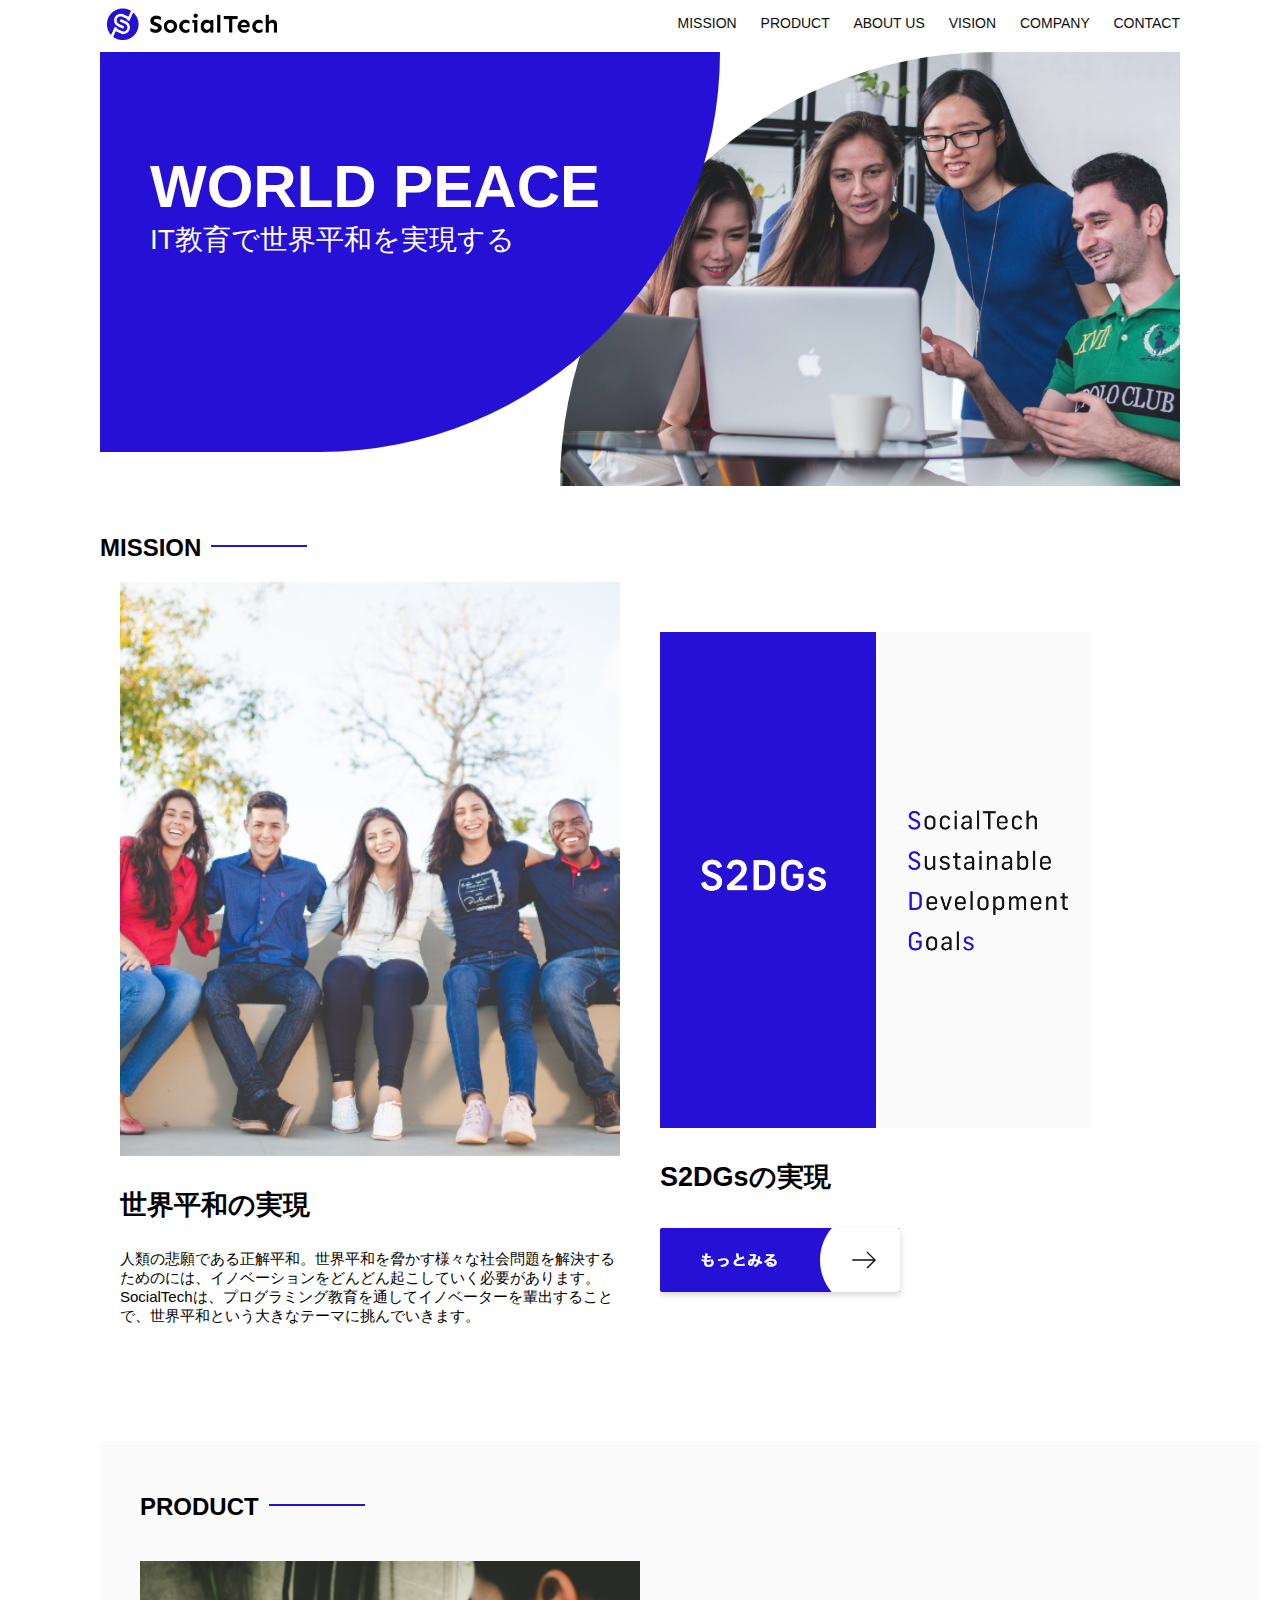
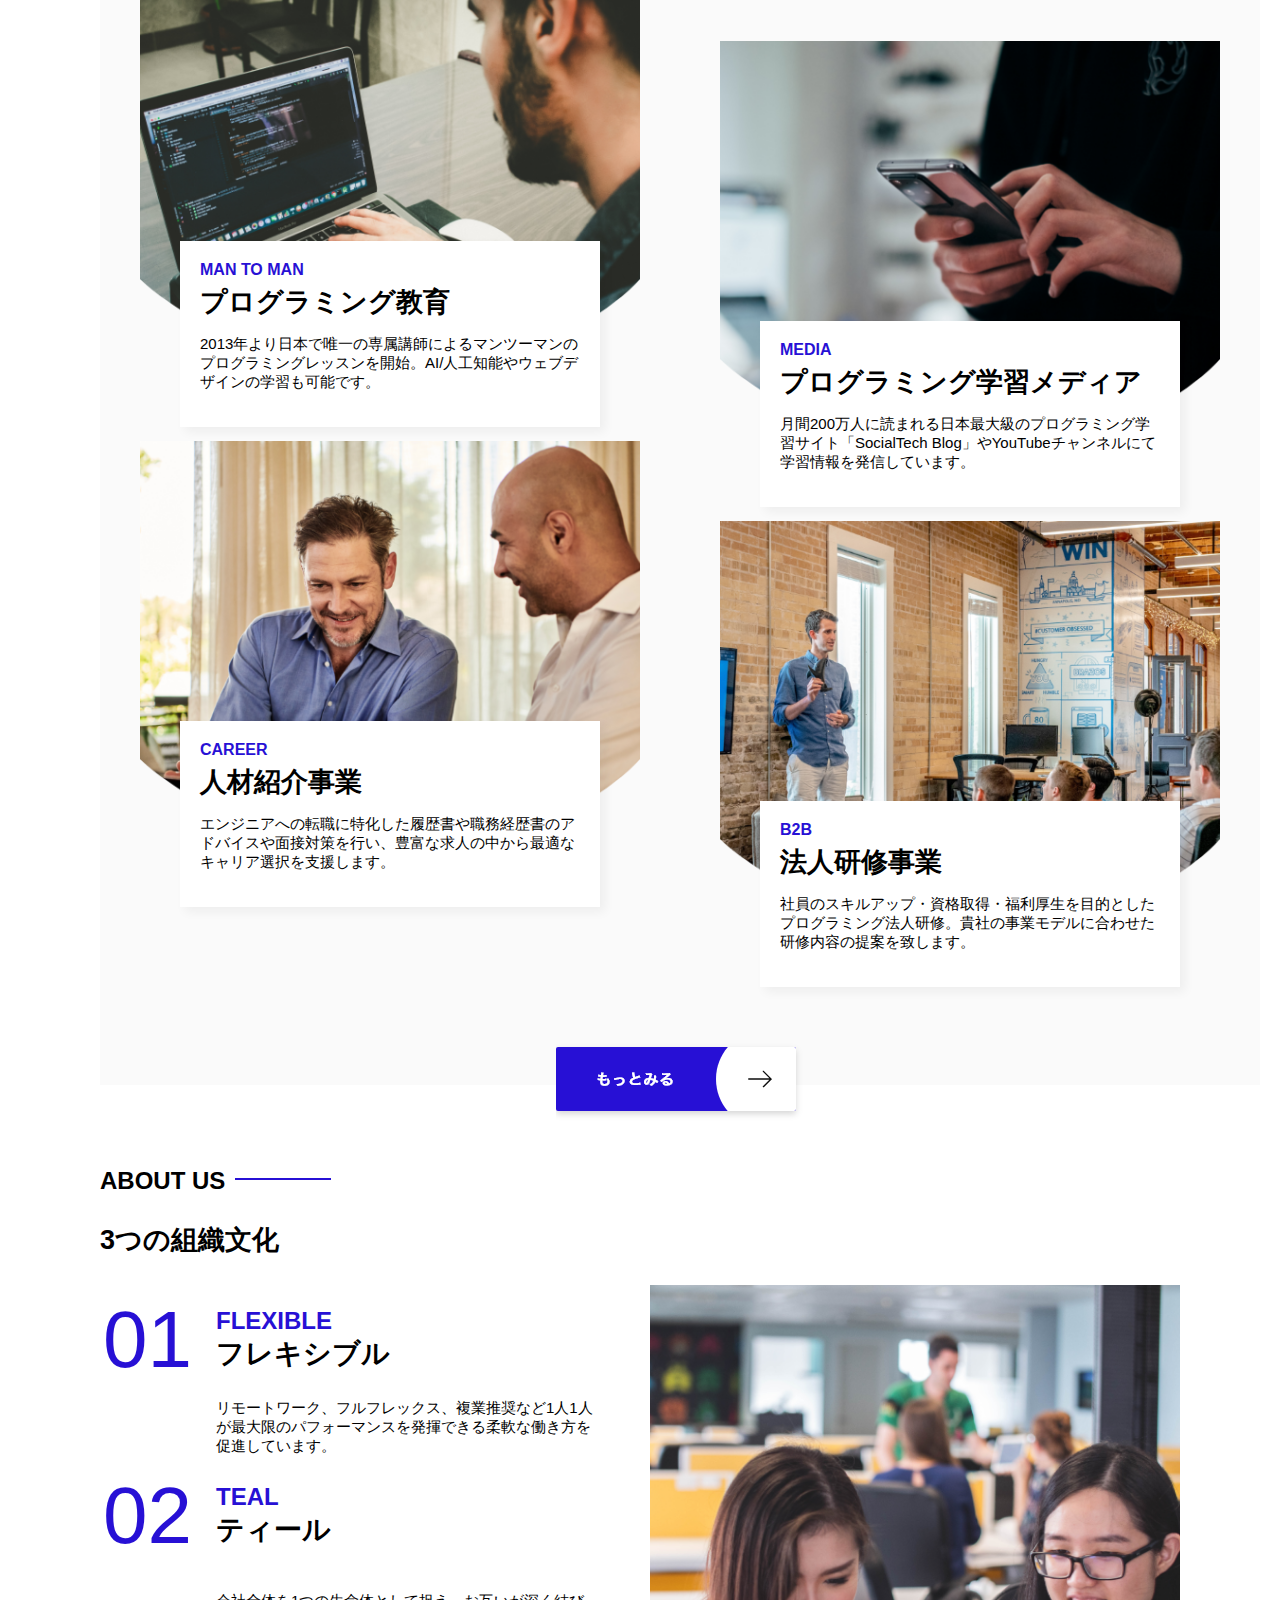
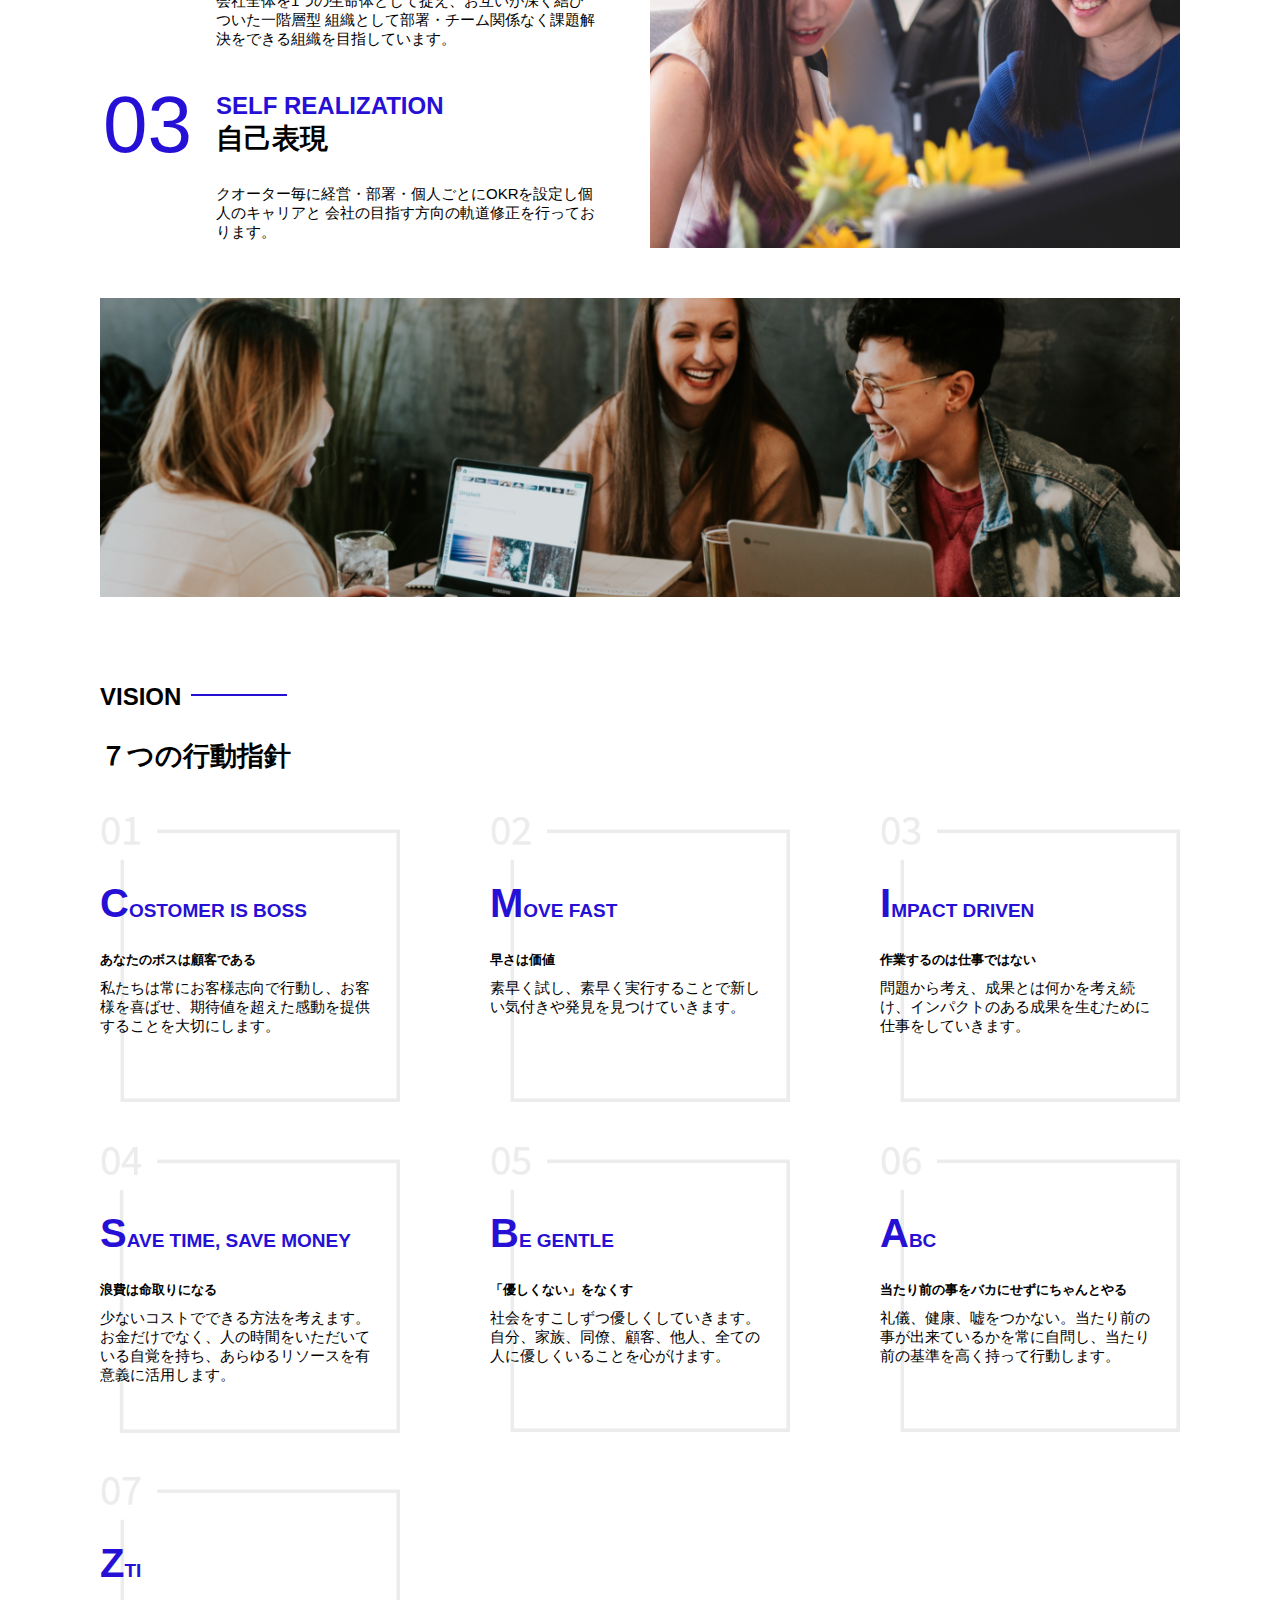
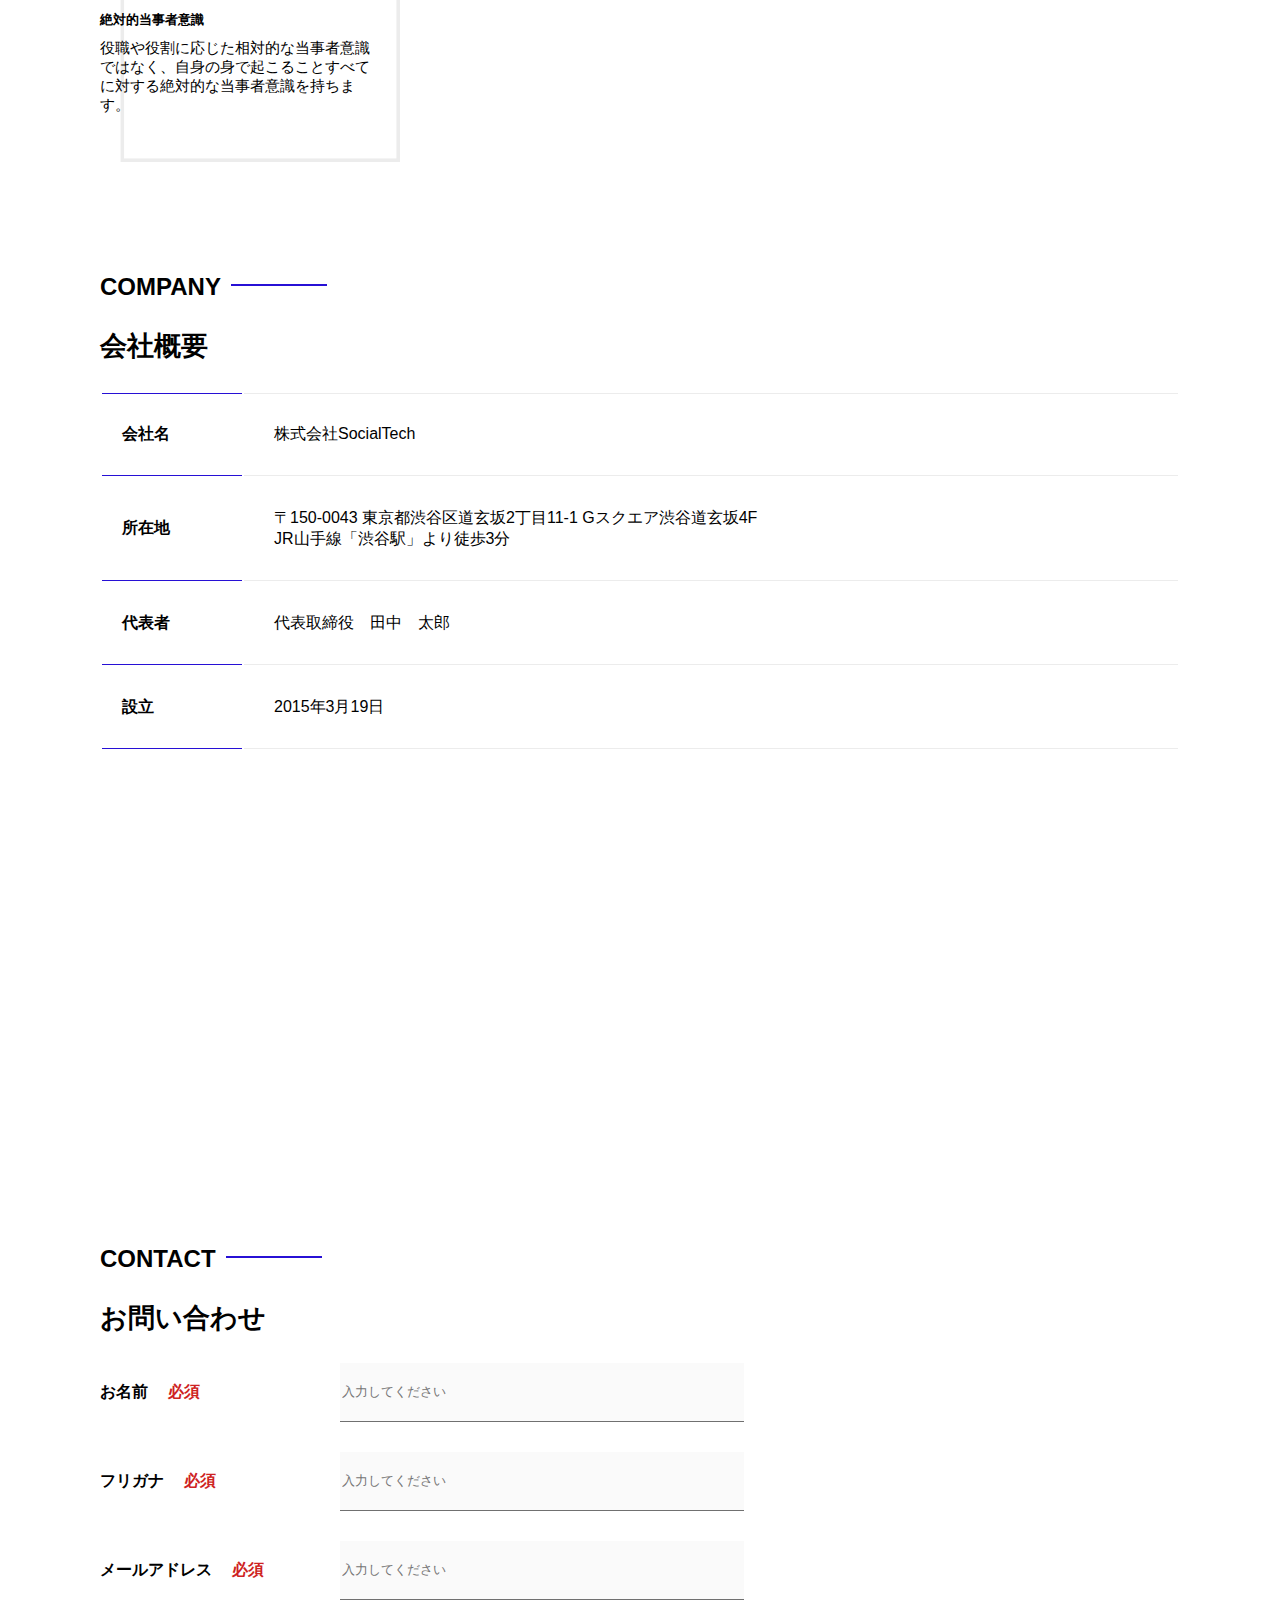
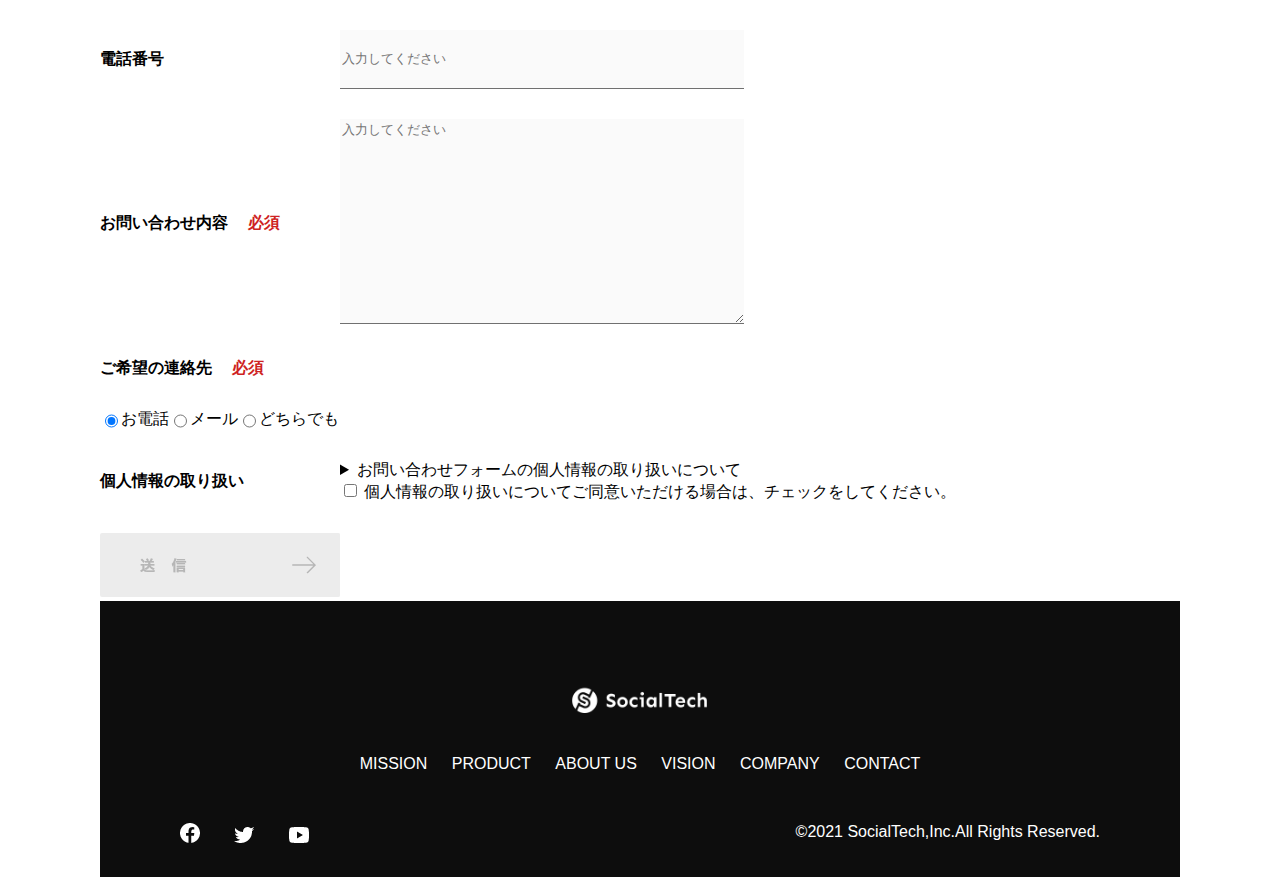
<file: index.html>
<!DOCTYPE html>
<html>
    <head>
        <title>SocialTech</title>
        <meta charset="utf-8">
        <meta name="description"content="AocialTech業界のリーディ">
        <meta name="viewport"content="width=device-width,initial-scale=1.0">
        <meta name="twitter:card" content="summary" />
        <meta name="twitter:site" content="@luonte" />
        <meta property="og:url" content="https://luonte.github.io/socialtech/" />
        <meta property="og:title" content="ページのタイトル" />
        <meta property="og:description" content="ページの説明文" />
        <meta property="og:image" content="https://luonte.github.io/socialtech/URL/images/Logo.png" />
        <link rel="stylesheet"href="style.css">
    </head>
    <body>
        <!--ヘッダー-->
        <header>
            <!--ロゴ-->
            <a href="index.html"id="logo"><img src="images/logo.png"alt="トップページに戻る"></a>
            <!--PC用ナビゲーション-->
            <nav id="nav-pc">
            <a href="mission.html">MISSION</a>
            <a href="product.html">PRODUCT</a>
            <a href="index.html#aboutus">ABOUT US</a>
            <a href="index.html#vision">VISION</a>
            <a href="index.html#company">COMPANY</a>
            <a href="index.html#contact">CONTACT</a>
            </nav>
            <!-- スマホ用メニューボタン -->
            <img id="menu-sp" src="images/button-menu.png" alt="ナビゲーションを開く" onclick="document.getElementById('nav-sp').style.display='block'">
            <!-- スマホ用ナビゲーション -->
            <nav id="nav-sp">
              <img id="close" src="images/button-close.png" alt="ナビゲーションを閉じる" onclick="document.getElementById('nav-sp').style.display='block'">
              <a id="logo-sp" href="index.html" onclick="document.getElementById('nav-sp').style.display = 'none'"><img
                src="images/logo-sp.png" alt="トップページに戻る"></a>
              <a class="menu" href="mission.html" onclick="document.getElementById('nav-sp').style.display = 'none'">MISSION</a>
              <a class="menu" href="product.html" onclick="document.getElementById('nav-sp').style.display = 'none'">PRODUCT</a>
              <a class="menu" href="index.html#aboutus" onclick="document.getElementById('nav-sp').style.display = 'none'">ABOUT
              US</a>
              <a class="menu" href="index.html#vision"
              onclick="document.getElementById('nav-sp').style.display = 'none'">VISION</a>
              <a class="menu" href="index.html#company"
              onclick="document.getElementById('nav-sp').style.display = 'none'">COMPANY</a>
              <a class="menu" href="index.html#contact"
              onclick="document.getElementById('nav-sp').style.display = 'none'">CONTACT</a>
              <div id="sns">
                <a href="https://www.facebook.com/sejuku2013"><img src="images/button-facebook.png" alt="Facebookのリンク"></a>
                <a href="https://twitter.com/samuraijuku"><img src="images/button-twitter.png" alt="Twitterのリンク"></a>
                <a href="https://www.youtube.com/channel/UCCFOQO5aDK0xXam4cUQXT8g"><img src="images/button-youtube.png" alt="YouTubeのリンク"></a>
            </div>
            </nav>
        </header>
        <main>
            <article>
                <!--メインビジュアル-->
                <section id="main-visual">
                    <div id="main-message">
                        <h1>WORLD PEACE</h1>
                        <P>IT教育で世界平和を実現する</P>
                    </div>
                    <img src="images/index/index-main.png"alt="PCの周りに集まる多国籍の仲間たち">
                </section>
                <!--ミッション-->
                <section id="mission">
                    <h2 class="index-h2">MISSION</h2>
                    <div id="mission-flex">
                    <div>
                        <img id="mission-photo" src="images/index/index-mission.png" alt="屋外のベンチで写真を撮影する多国籍の仲間たち">
                        <h3>世界平和の実現</h3>
                        <p>
                            人類の悲願である正解平和。世界平和を脅かす様々な社会問題を解決するためのには、イノベーションをどんどん起こしていく必要があります。SocialTechは、プログラミング教育を通してイノベーターを輩出することで、世界平和という大きなテーマに挑んでいきます。
                        </p>
                     </div>
                     <div>
                        <img id="s2dgs" src="images/index/s2dgs.png" alt="S2DGs">
                        <h3>S2DGsの実現</h3>
                        <a href="mission.html">
                           <img src="images/button-more.png" alt="もっとみる">
                        </a>
                     </div>
                   </div>
                 </section>
                 <!--プロダクト-->
                 <section id="product">
                    <h2 class="index-h2">PRODUCT</h2>
                    <div>
                        <div id="product-left">
                            <div>
                                <img class="product-photo"src="images/index/index-mantoman.png"alt="PCでコードを書く男性">
                                <div class="product-explain">
                                    <span>MAN TO MAN</span>
                                    <h3>プログラミング教育</h3>
                                    <p>2013年より日本で唯一の専属講師によるマンツーマンのプログラミングレッスンを開始。AI/人工知能やウェブデザインの学習も可能です。</p>

                                </div>
                            </div>
                            <div>
                                <img class="product-photo"src="images/index/index-career.png" alt="笑顔で話し合う2人の男性">
                                <div class="product-explain">
                                    <span>CAREER</span>
                                    <h3>人材紹介事業</h3>
                                    <p>エンジニアへの転職に特化した履歴書や職務経歴書のアドバイスや面接対策を行い、豊富な求人の中から最適なキャリア選択を支援します。</p>

                                </div>
                                </dev>

                            </div>
                        </div>
                        <div id="product-right">
                            <div>
                                <img class="product-photo"src="images/index/index-media.png" alt="スマートフォンを操作する人">
                                <div class="product-explain">
                                    <span>MEDIA</span>
                                    <h3>プログラミング学習メディア</h3>
                                    <p>月間200万人に読まれる日本最大級のプログラミング学習サイト「SocialTech Blog」やYouTubeチャンネルにて学習情報を発信しています。</p>
                                  </div>
                                </div>
                                <div>
                                  <img class="product-photo" src="images/index/index-b2b.png" alt="講演中の男性とそれを聴く人々">
                                  <div class="product-explain">
                                    <span>B2B</span>
                                    <h3>法人研修事業</h3>
                                    <p>社員のスキルアップ・資格取得・福利厚生を目的としたプログラミング法人研修。貴社の事業モデルに合わせた研修内容の提案を致します。</p>
                                  </div>
                                </div>
                              </div>
                            </div>
                            <div>
                              <a id="product-more" href="product.html">
                                <img src="images/button-more.png" alt="もっとみる">
                              </a>
                            </div>    
                           
                 </section>
                 <!--ABOUT US-->
                 <section id="aboutus">
                    <h2 class="index-h2">ABOUT US</h2>
                    <h3>3つの組織文化</h3>
                    <div>
                        <table class="culture-table">
                            <tr>
                                <td>
                                    <span class="culture-num">01</span>
                                </td>
                                <td>
                                    <span class="culture-en">FLEXIBLE</span>
                                    <span class="culture-jp">フレキシブル</span>
                                </td>
                            </tr>
                            <tr>
                                <td>
                                    <!-- 空白のセル -->
                                </td>
                                <td>
                                    <p class="culture-description">
                                        リモートワーク、フルフレックス、複業推奨など1人1人が最大限のパフォーマンスを発揮できる柔軟な働き方を促進しています。
                                    </p>
                                </td>
                            </tr>
                            <tr>
                                <td>
                                    <span class="culture-num">02</span>
                                </td>
                                <td>
                                    <span class="culture-en">TEAL</span>
                                    <span class="culture-jp">ティール</span>
                                </td>
                            </tr>
                            <tr>
                                <td>
                                    <!-- 空白のセル -->
                                </td>
                                <td>
                                    <p class="dulture-description">
                                        会社全体を1つの生命体として捉え、お互いが深く結びついた一階層型
                                        組織として部署・チーム関係なく課題解決をできる組織を目指しています。
                                    </p>
                                </td>
                            </tr>
                            <tr>
                                <td>
                                    <span class="culture-num">03</span>
                                </td>
                                <td>
                                    <span class="culture-en">SELF REALIZATION</span>
                                    <span class="culture-jp">自己表現</span>
                                </td>
                            </tr>
                            <tr>
                                <td>
                                    <!-- 空白のセル -->
                                </td>
                                <td>
                                    <p class="culture-description">
                                        クオーター毎に経営・部署・個人ごとにOKRを設定し個人のキャリアと
                                        会社の目指す方向の軌道修正を行っております。
                                </td>
                            </tr>
                        </table>
                            <img class="culture-img" src="images/index/index-aboutus1.png" alt="笑顔で話し合う2人の女性">
                    </div>
                            <img class="culture-img2" src="images/index/index-aboutus2.png" alt="笑顔で話し合う3人の男女">
                 </section>
                 <!-- VISION -->
                 <section id="vision">
                    <h2 class="index-h2">VISION</h2>
                    <h3>７つの行動指針</h3>
                    <div>
                        <div class="vision-box">
                            <img src="images/index/vision-01.png" alt="01">
                            <span>
                                <h4>COSTOMER IS BOSS</h4>
                                <h5>あなたのボスは顧客である</h5>
                                <p>私たちは常にお客様志向で行動し、お客様を喜ばせ、期待値を超えた感動を提供することを大切にします。</p>
                            </span>
                        </div>
                        <div class="vision-box">
                            <img src="images/index/vision-02.png" alt="02">
                            <span>
                              <h4>MOVE FAST</h4>
                              <h5>早さは価値</h5>
                              <p>素早く試し、素早く実行することで新しい気付きや発見を見つけていきます。</p>
                            </span>
                          </div>
                          <div class="vision-box">
                            <img src="images/index/vision-03.png" alt="03">
                            <span>
                              <h4>IMPACT DRIVEN</h4>
                              <h5>作業するのは仕事ではない</h5>
                              <p>問題から考え、成果とは何かを考え続け、インパクトのある成果を生むために仕事をしていきます。</p>
                            </span>
                          </div>
                          <div class="vision-box">
                            <img src="images/index//vision-04.png" alt="04">
                            <span>
                              <h4>SAVE TIME, SAVE MONEY</h4>
                              <h5>浪費は命取りになる</h5>
                              <p>少ないコストでできる方法を考えます。お金だけでなく、人の時間をいただいている自覚を持ち、あらゆるリソースを有意義に活用します。</p>
                            </span>
                          </div>
                          <div class="vision-box">
                            <img src="images/index/vision-05.png" alt="05">
                            <span>
                              <h4>BE GENTLE</h4>
                              <h5>「優しくない」をなくす</h5>
                              <p>社会をすこしずつ優しくしていきます。自分、家族、同僚、顧客、他人、全ての人に優しくいることを心がけます。</p>
                            </span>
                          </div>
                          <div class="vision-box">
                            <img src="images/index/vision-06.png" alt="06">
                            <span>
                              <h4>ABC</h4>
                              <h5>当たり前の事をバカにせずにちゃんとやる</h5>
                              <p>礼儀、健康、嘘をつかない。当たり前の事が出来ているかを常に自問し、当たり前の基準を高く持って行動します。</p>
                            </span>
                          </div>
                          <div class="vision-box">
                            <img src="images/index/vision-07.png" alt="07">
                            <span>
                              <h4>ZTI</h4>
                              <h5>絶対的当事者意識</h5>
                              <p>役職や役割に応じた相対的な当事者意識ではなく、自身の身で起こることすべてに対する絶対的な当事者意識を持ちます。</p>
                            </span>
                          </div>
                    </div>
                 </section>
                 <!-- COMPANY -->
                 <section id="company">
                    <h2 class="index-h2">COMPANY</h2>
                    <h3>会社概要</h3>
                        <table id="company-table">
                            <tr>
                                <th class="tableheader-first">会社名</th>
                                <td class="cell-first">株式会社SocialTech</td>
                            </tr>
                            <tr>
                                <th class="tableheader">所在地</th>
                                <td class="cell">〒150-0043 東京都渋谷区道玄坂2丁目11-1 Gスクエア渋谷道玄坂4F<br>JR山手線「渋谷駅」より徒歩3分</td>
                            </tr>
                            <tr>
                                <th class="tableheader">代表者</th>
                                <td class="cell">代表取締役　田中　太郎</td>
                            </tr>
                            <tr>
                                <th class="tableheader">設立</th>
                                <td class="cell">2015年3月19日</td>
                            </tr>
                        </table>
                        <iframe
                        src="https://www.google.com/maps/embed?pb=!1m18!1m12!1m3!1d3241.7759544892483!2d139.69399665123464!3d35.65789123876098!2m3!1f0!2f0!3f0!3m2!1i1024!2i768!4f13.1!3m3!1m2!1s0x60188caa0042e8d1%3A0xba130bea826a7aa2!2z44CSMTUwLTAwNDMg5p2x5Lqs6YO95riL6LC35Yy66YGT546E5Z2C77yS5LiB55uu77yR77yR4oiS77yR!5e0!3m2!1sja!2sjp!4v1636872991912!5m2!1sja!2sjp"
                        style="border:0;" allowfullscreen="" loading="lazy">
                      </iframe>
                 </section>
                 <!-- お問い合わせフォーム -->
                 <section id="contact">
                    <h2 class="index-h2">CONTACT</h2>
                    <h3>お問い合わせ</h3>
                    <!-- STATIC FORMSのフォームタグ -->
                    <form action="https://api.staticforms.xyz/submit" method="post">
                      <input type="text" name="honeypot" style="display:none">
                      <!-- STATIC FORMSのアクセスキー -->
                      <input type="hidden" name="accessKey" value="4a816e52-111b-43ce-b0d9-f0175a050694">
                      <!--メールのタイトル-->
                      <input type="hidden" name="subject" value="お問い合わせフォーム" />
                      <!--送信先のメールアドレスをvalueに設定する-->
                      <input type="hidden" name="replyTo" value="mhrtymm1212@yahoo.ne.jp">
                      <!--redirectToのURLは公開後のURLへリンクする-->
                      <input type="hidden" name="redirectTo" value="">
                        <div>
                            <div class="contact-heading">
                              <label class="contact-label">お名前<span class="contact-span">必須</span></label>
                            </div>
                            <div class="contact-form">
                              <input type="text" name="name" placeholder="入力してください" class="contact-textbox">
                            </div>
                          </div>
                    </div>
                    <div>
                      <div class="contact-heading">
                        <label class="contact-label">フリガナ<span class="contact-span">必須</span></label>
                      </div>
                      <div>
                        <input type="text" name="hurigana" placeholder="入力してください" class="contact-textbox">
                      </div>
                    </div>
                    <div>
                      <div class="contact-heading">
                        <label class="contact-label">メールアドレス<span class="contact-span">必須</span></label>
                      </div>
                      <div>
                        <input type="text" name="email" placeholder="入力してください" class="contact-textbox">
                      </div>
                    </div>
                    <div>
                      <div class="contact-heading">
                        <label class="contact-label">電話番号</label>
                      </div>
                      <div>
                        <input type="text" name="tel" placeholder="入力してください" class="contact-textbox">
                      </div>
                    </div> 
                    <div>
                        <div class="contact-heading">
                            <label class="contact-label">お問い合わせ内容<span class="contact-span">必須</span></label>
                        </div>
                        <div>
                            <textarea class="contact-textarea" placeholder="入力してください" name="message"></textarea>
                        </div>
                    </div>
                    <div>
                        <div class="contact-heading">
                            <label class="contact-label">ご希望の連絡先<span class="contact-span">必須</span></label>
                        </div>
                    </div>
                    <div>
                        <input class="radiobutton" type="radio" value="tel" name="contact" checked><label>お電話</label>
                        <input class="radiobutton" type="radio" value="mail" name="contact"><label>メール</label>
                        <input class="radiobutton" type="radio" value="both" name="contact"><label>どちらでも</label>
                    </div>
                    </div>
                    <div>
                        <div class="contact-heading">
                          <label class="contact-label">個人情報の取り扱い</label>
                        </div>
                        <div>
                          <details>
                            <summary>お問い合わせフォームの個人情報の取り扱いについて</summary>
                            <div>
                              <span>１．組織の名称又は氏名</span><br>
                              株式会社SocialTech<br><br>
                              <span>２．個人情報保護管理者（若しくはその代理人）の氏名又は職名、所属及び連絡先
                                鈴木 一郎 コーポレート部</span><br>
                              メールアドレス：support@socialtech.net<br>
                              TEL：03-xxxx-xxxx<br>
                              <span>３．個人情報の利用目的</span><br>
                              ・本サービス及び本サービスに関連する情報の提供又はそれらに関する連絡のため<br>
                              ・ユーザーの本人確認のため<br>
                              ・当社サービスのご案内のため<br>
                              ・当社の商品等の広告または宣伝（電子メールによるものを含むものとします。）<br><br>
                              <span>４．個人情報の取り扱い業務の委託</span><br>
                              個人情報の取扱業務の全部または一部を外部に業務委託する場合があります。<br>
                              その際、弊社は、個人情報を適切に保護できる管理体制を敷き実行していることを条件として<br>
                              委託先を厳選したうえで、機密保持契約を委託先と締結し、お客様の個人情報を厳密に管理させます。<br><br>
                              <span>５．個人情報の開示等の請求</span><br>
                              お客様は、弊社に対してご自身の個人情報の開示等（利用目的の通知、開示、内容の訂正・追加・削除、利用の停止または消去、第三者への提供の停止）に関して、当社問合わせ窓口に申し出ることができます。<br>
                              その際、弊社はお客様ご本人を確認させていただいたうえで、合理的な期間内に対応いたします。<br><br>
                              なお、個人情報に関する弊社問合わせ先は、次の通りです。<br><br>
                              株式会社SocialTech　個人情報問合せ窓口<br>
                              〒150-0043　東京都渋谷区道玄坂2丁目11-1 Ｇスクエア渋谷道玄坂 4F<br>
                              メールアドレス：support@socialtech.net　TEL：03-xxxx-xxxx<br><br>
                              <span>６．個人情報を提供されることの任意性について</span><br><br>
                              お客様がご自身の個人情報を弊社に提供されるか否かは、お客様のご判断によりますが、もしご提供されない場合には、適切なサービスが提供できない場合がありますので予めご了承ください。
                            </div>
                          </details>
                          <input type="checkbox" name="agree">
                          <span>個人情報の取り扱いについてご同意いただける場合は、チェックをしてください。</span>
                        </div>
                      </div>
                      <input type="image" src="images/button-submit.png" alt="送信する">
                    </form>
                 </sedtion>
                </article>
                <footer>
                  <div id="footer-logo">
                    <img src="images/logo-sp.png" alt="SocialTech">
                  </div>
                  <div id="footer-link">
                    <a href="mission.html">MISSION</a>
                    <a href="product.html">PRODUCT</a>
                    <a href="index.html#aboutus">ABOUT US</a>
                    <a href="index.html#vision">VISION</a>
                    <a href="index.html#company">COMPANY</a>
                    <a href="index.html#contact">CONTACT</a>
                  </div>
                  <div id="sns-footer">
                    <a href="https://www.facebook.com/sejuku2013"><img src="images/button-facebook.png" alt="Facebookのリンク"></a>
                    <a href="https://twitter.com/samuraijuku"><img src="images/button-twitter.png" alt="Twitterのリンク"></a>
                    <a href="https://www.youtube.com/channel/UCCFOQO5aDK0xXam4cUQXT8g"><img src="images/button-youtube.png" alt="YouTubeのリンク"></a>
                      <span id="copyright">&copy;2021 SocialTech,Inc.All Rights Reserved.</span>
                  </div>
                </footer>
             </main>
           </body>
           
           </html>
           
                        </p>
                    </div>
                    <div>
                    </div>
                    </div>
                </section>
            </article>
        </main>
    </body>
    
</html>
</file>
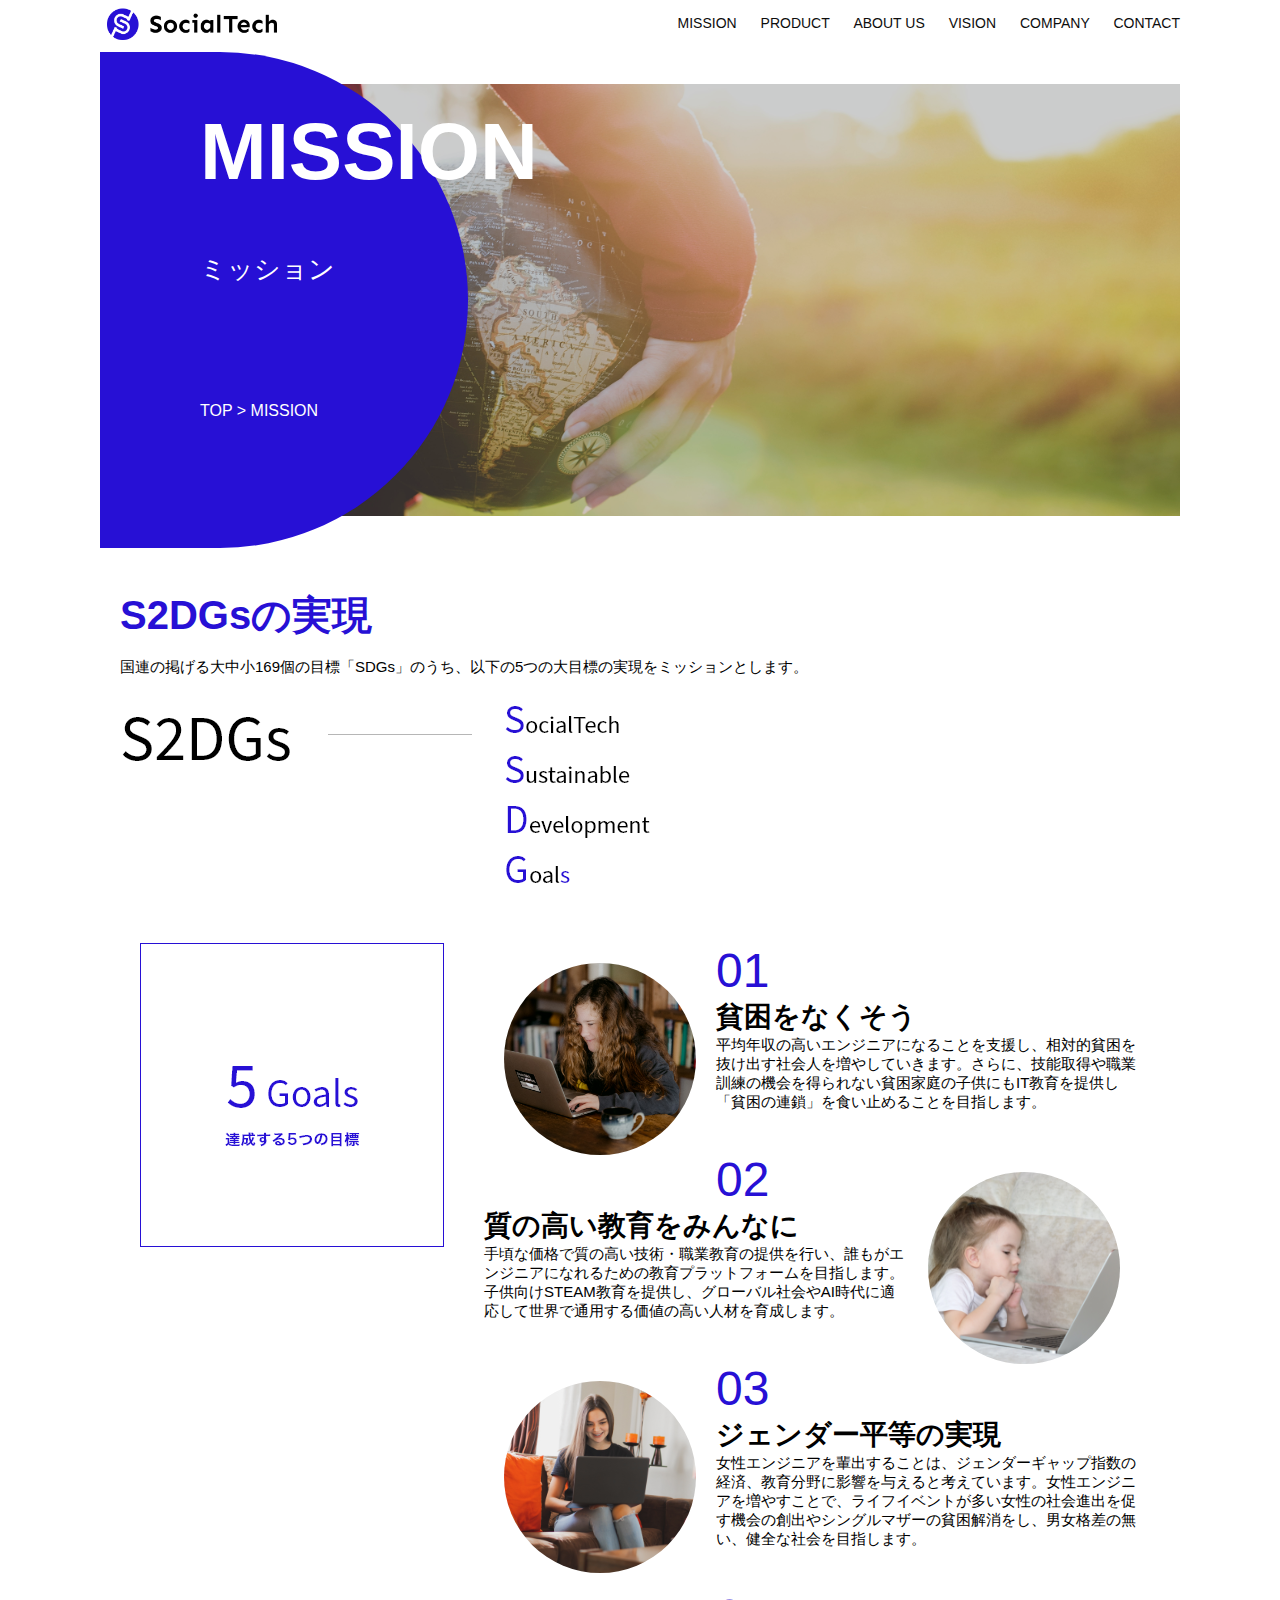
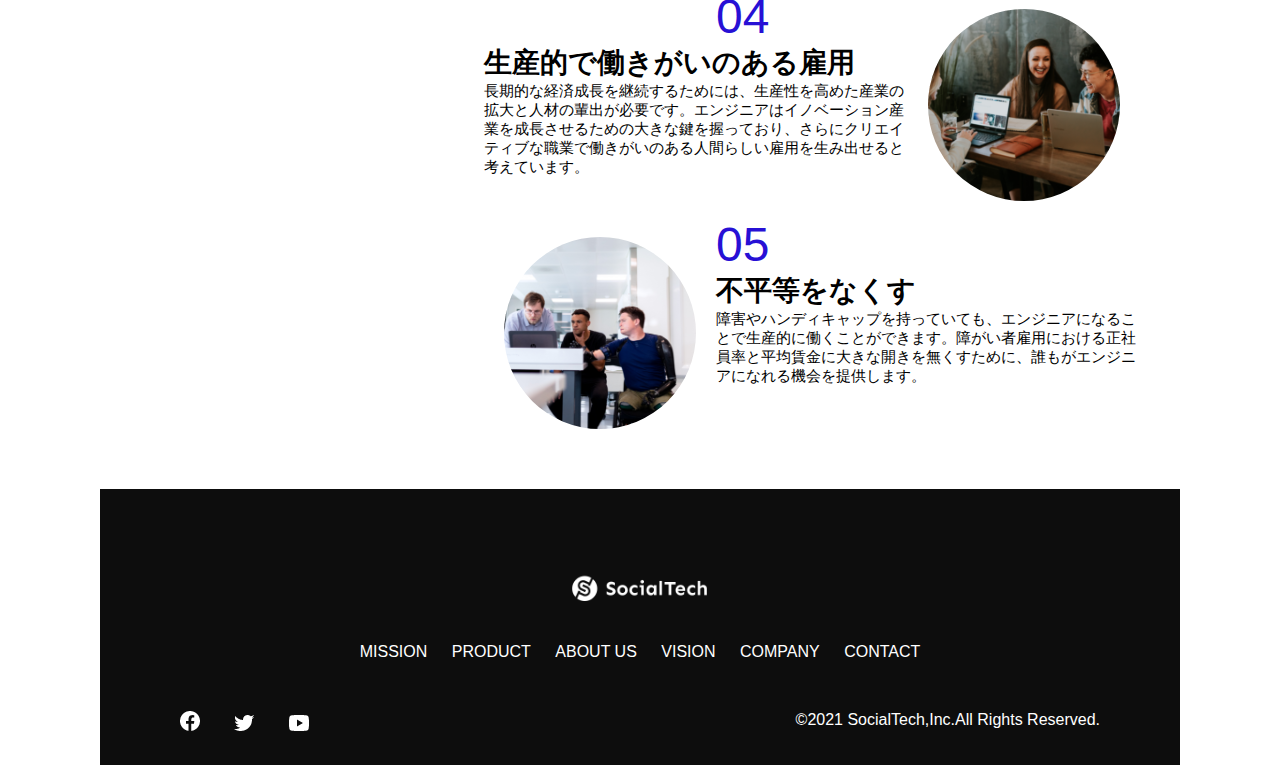
<file: mission.html>
<!DOCTYPE html>
<html>
    <head>
        <title>SocialTech-MISSION ミッション</title>
        <meta charset="utf-8">
        <meta name="description"content="SocialTechが目指す5つの目標（S2DGs）を紹介します">
        <meta name="viewport"content="width=device-width,initial-scale=1.0">
        <link rel="stylesheet"href="style.css">
    </head>
    <body>
        <!--ヘッダー-->
        <header>
            <!--ロゴ-->
            <a href="index.html"id="logo"><img src="images/logo.png"alt="トップページに戻る"></a>
            <!--PC用ナビゲーション-->
            <nav id="nav-pc">
            <a href="mission.html">MISSION</a>
            <a href="product.html">PRODUCT</a>
            <a href="index.html#aboutus">ABOUT US</a>
            <a href="index.html#vision">VISION</a>
            <a href="index.html#company">COMPANY</a>
            <a href="index.html#contact">CONTACT</a>
            </nav>
            <!-- スマホ用メニューボタン -->
            <img id="menu-sp" src="images/button-menu.png" alt="ナビゲーションを開く" onclick="document.getElementById('nav-sp').style.display='block'">
            <!-- スマホ用ナビゲーション -->
            <nav id="nav-sp">
              <img id="close" src="images/button-close.png" alt="ナビゲーションを閉じる" onclick="document.getElementById('nav-sp').style.display='block'">
              <a id="logo-sp" href="index.html" onclick="document.getElementById('nav-sp').style.display = 'none'"><img
                src="images/logo-sp.png" alt="トップページに戻る"></a>
              <a class="menu" href="mission.html" onclick="document.getElementById('nav-sp').style.display = 'none'">MISSION</a>
              <a class="menu" href="product.html" onclick="document.getElementById('nav-sp').style.display = 'none'">PRODUCT</a>
              <a class="menu" href="index.html#aboutus" onclick="document.getElementById('nav-sp').style.display = 'none'">ABOUT
              US</a>
              <a class="menu" href="index.html#vision"
              onclick="document.getElementById('nav-sp').style.display = 'none'">VISION</a>
              <a class="menu" href="index.html#company"
              onclick="document.getElementById('nav-sp').style.display = 'none'">COMPANY</a>
              <a class="menu" href="index.html#contact"
              onclick="document.getElementById('nav-sp').style.display = 'none'">CONTACT</a>
              <div id="sns">
                <a href="https://www.facebook.com/sejuku2013"><img src="images/button-facebook.png" alt="Facebookのリンク"></a>
                <a href="https://twitter.com/samuraijuku"><img src="images/button-twitter.png" alt="Twitterのリンク"></a>
                <a href="https://www.youtube.com/channel/UCCFOQO5aDK0xXam4cUQXT8g"><img src="images/button-youtube.png" alt="YouTubeのリンク"></a>
            </div>
            </nav>
        </header>
        <main>
            <article>
                <section id="mission-main">
                    <div id="mission-title">
                        <h1>MISSION</h1>
                        <span>ミッション</span>
                        <div>TOP > MISSION</div>
                    </div>
                </section>
                <section id="mission-s2dgs">
                    <h2 class="mission-h2">S2DGsの実現</h2>
                    <p>国連の掲げる大中小169個の目標「SDGs」のうち、以下の5つの大目標の実現をミッションとします。</p>
                    <img src="images/mission/mission-s2dgs.png" alt="S2DGs">
                </section>
                <section id="mission-5goals">
                    <div>
                        <img id="s2dgs-image" src="images/mission/mission-5goals.png" alt="5Goals">
                    </div>
                    <div>
                    <div>
                        <img class="fivegoals-image-left" src="images/mission/mission-5goals01.png" alt="PCを操作する女の子">
                        <span class="fivegoals-number">01</span>
                        <h3 class="fivegoals-h3">貧困をなくそう</h3>
                        <p class="fivegoals-p">
                          平均年収の高いエンジニアになることを支援し、相対的貧困を抜け出す社会人を増やしていきます。さらに、技能取得や職業訓練の機会を得られない貧困家庭の子供にもIT教育を提供し「貧困の連鎖」を食い止めることを目指します。
                        </p>
                      </div>

                      <div>
                        <img class="fivegoals-image-right" src="images/mission/mission-5goals02.png" alt="PCを見つめる小さい女の子">
                        <span class="fivegoals-number">02</span>
                        <h3 class="fivegoals-h3">質の高い教育をみんなに</h3>
                        <p class="fivegoals-p">
                          手頃な価格で質の高い技術・職業教育の提供を行い、誰もがエンジニアになれるための教育プラットフォームを目指します。子供向けSTEAM教育を提供し、グローバル社会やAI時代に適応して世界で通用する価値の高い人材を育成します。
                        </p>
                      </div>

                    <div>
                        <img class="fivegoals-image-left" src="images/mission/mission-5goals03.png" alt="PCを操作する女性">
                        <span class="fivegoals-number">03</span>
                        <h3 class="fivegoals-h3">ジェンダー平等の実現</h3>
                        <p class="fivegoals-p">
                            女性エンジニアを輩出することは、ジェンダーギャップ指数の経済、教育分野に影響を与えると考えています。女性エンジニアを増やすことで、ライフイベントが多い女性の社会進出を促す機会の創出やシングルマザーの貧困解消をし、男女格差の無い、健全な社会を目指します。
                        </p>
                    </div>

                    <div>
                        <img class="fivegoals-image-right" src="images/mission/mission-5goals04.png" alt="笑顔で話し合う3人の男女">
                        <span class="fivegoals-number">04</span>
                        <h3 class="fivegoals-h3">生産的で働きがいのある雇用</h3>
                        <p class="fivegoals-p">
                            長期的な経済成長を継続するためには、生産性を高めた産業の拡大と人材の輩出が必要です。エンジニアはイノベーション産業を成長させるための大きな鍵を握っており、さらにクリエイティブな職業で働きがいのある人間らしい雇用を生み出せると考えています。
                        </p>
                    </div>

                    <div>
                        <img class="fivegoals-image-left" src="images/mission/mission-5goals05.png" alt="障害を持つ男性が生き生きと働く様子">
                        <span class="fivegoals-number">05</span>
                        <h3 class="fivegoals-h3">不平等をなくす</h3>
                        <p class="fivegoals-p">
                            障害やハンディキャップを持っていても、エンジニアになることで生産的に働くことができます。障がい者雇用における正社員率と平均賃金に大きな開きを無くすために、誰もがエンジニアになれる機会を提供します。
                        </p>
                    </div>
                </div>

                </section>
            </article>
                <footer>
                    <div id="footer-logo">
                      <img src="images/logo-sp.png" alt="SocialTech">
                    </div>
                    <div id="footer-link">
                      <a href="mission.html">MISSION</a>
                      <a href="product.html">PRODUCT</a>
                      <a href="index.html#aboutus">ABOUT US</a>
                      <a href="index.html#vision">VISION</a>
                      <a href="index.html#company">COMPANY</a>
                      <a href="index.html#contact">CONTACT</a>
                    </div>
                    <div id="sns-footer">
                      <a href="https://www.facebook.com/sejuku2013"><img src="images/button-facebook.png" alt="Facebookのリンク"></a>
                      <a href="https://twitter.com/samuraijuku"><img src="images/button-twitter.png" alt="Twitterのリンク"></a>
                      <a href="https://www.youtube.com/channel/UCCFOQO5aDK0xXam4cUQXT8g"><img src="images/button-youtube.png" alt="YouTubeのリンク"></a>
                        <span id="copyright">&copy;2021 SocialTech,Inc.All Rights Reserved.</span>
                    </div>
                  </footer>
               </main>
             </body>
             
             </html>
</file>
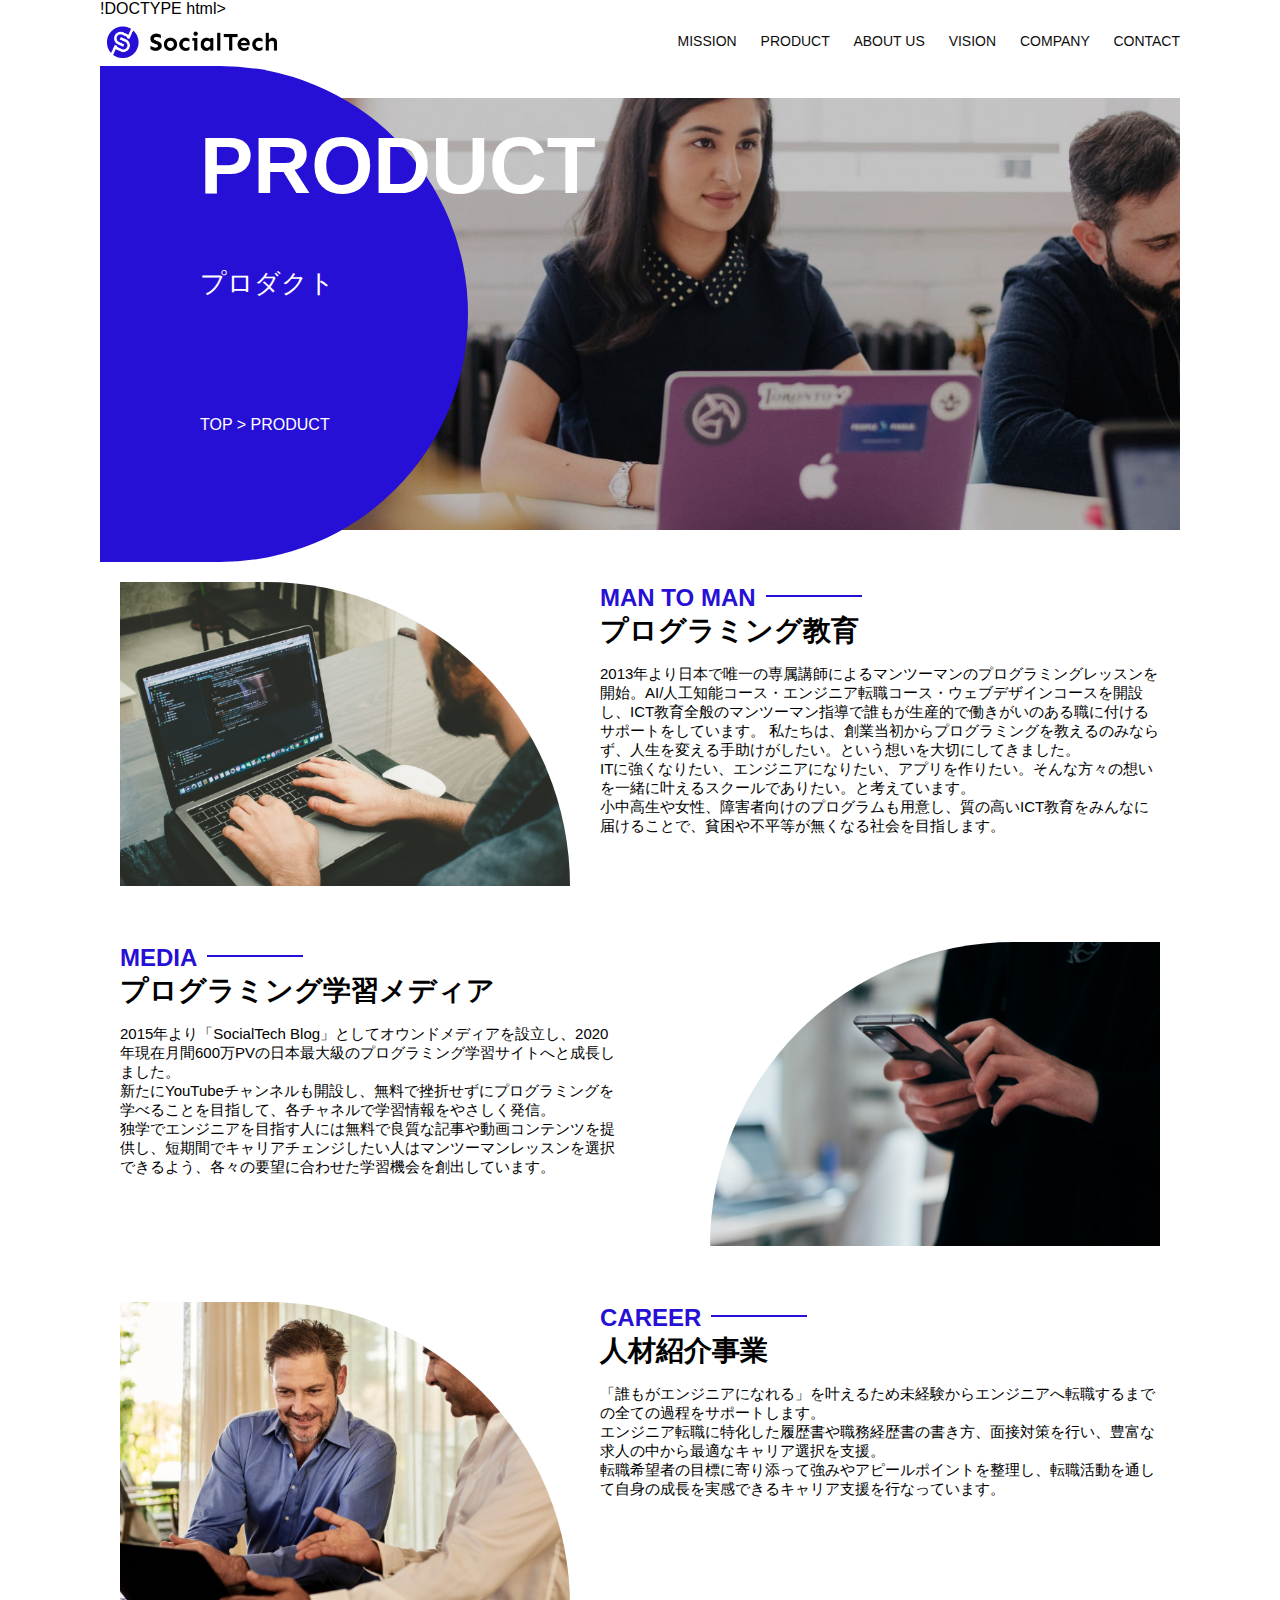
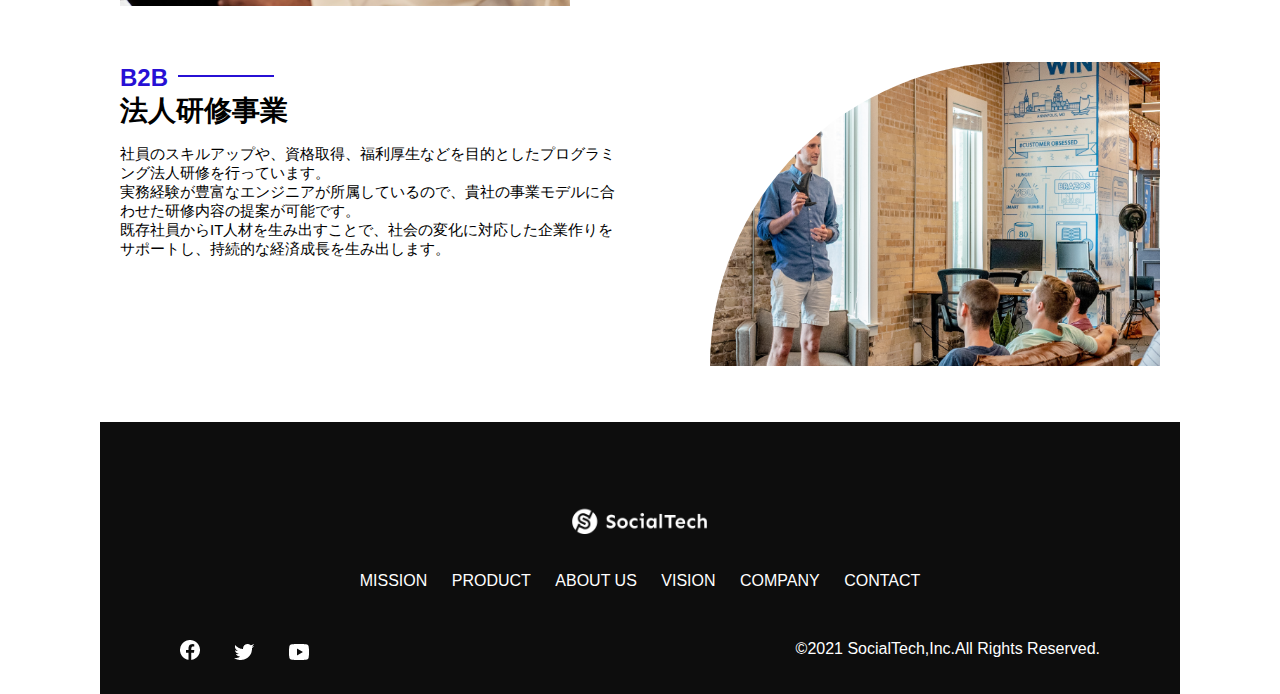
<file: product.html>
!DOCTYPE html>
<html>
    <head>
        <title>SocialTech -Product プロダクト-</title>
        <meta charset="utf-8">
        <meta name="description"content="SocialTechの4つのプロダクトを紹介します">
        <meta name="viewport"content="width=device-width,initial-scale=1.0">
        <link rel="stylesheet"href="style.css">
    </head>
    <body>
        <!--ヘッダー-->
        <header>
            <!--ロゴ-->
            <a href="index.html"id="logo"><img src="images/logo.png"alt="トップページに戻る"></a>
            <!--PC用ナビゲーション-->
            <nav id="nav-pc">
            <a href="mission.html">MISSION</a>
            <a href="product.html">PRODUCT</a>
            <a href="index.html#aboutus">ABOUT US</a>
            <a href="index.html#vision">VISION</a>
            <a href="index.html#company">COMPANY</a>
            <a href="index.html#contact">CONTACT</a>
            </nav>
            <!-- スマホ用メニューボタン -->
            <img id="menu-sp" src="images/button-menu.png" alt="ナビゲーションを開く" onclick="document.getElementById('nav-sp').style.display='block'">
            <!-- スマホ用ナビゲーション -->
            <nav id="nav-sp">
              <img id="close" src="images/button-close.png" alt="ナビゲーションを閉じる" onclick="document.getElementById('nav-sp').style.display='block'">
              <a id="logo-sp" href="index.html" onclick="document.getElementById('nav-sp').style.display = 'none'"><img
                src="images/logo-sp.png" alt="トップページに戻る"></a>
              <a class="menu" href="mission.html" onclick="document.getElementById('nav-sp').style.display = 'none'">MISSION</a>
              <a class="menu" href="product.html" onclick="document.getElementById('nav-sp').style.display = 'none'">PRODUCT</a>
              <a class="menu" href="index.html#aboutus" onclick="document.getElementById('nav-sp').style.display = 'none'">ABOUT
              US</a>
              <a class="menu" href="index.html#vision"
              onclick="document.getElementById('nav-sp').style.display = 'none'">VISION</a>
              <a class="menu" href="index.html#company"
              onclick="document.getElementById('nav-sp').style.display = 'none'">COMPANY</a>
              <a class="menu" href="index.html#contact"
              onclick="document.getElementById('nav-sp').style.display = 'none'">CONTACT</a>
              <div id="sns">
                <a href="https://www.facebook.com/sejuku2013"><img src="images/button-facebook.png" alt="Facebookのリンク"></a>
                <a href="https://twitter.com/samuraijuku"><img src="images/button-twitter.png" alt="Twitterのリンク"></a>
                <a href="https://www.youtube.com/channel/UCCFOQO5aDK0xXam4cUQXT8g"><img src="images/button-youtube.png" alt="YouTubeのリンク"></a>
            </div>
            </nav>
        </header>
        <main>
            <article>
                <section id="product-main">
                    <div id="product-title">
                        <h1>PRODUCT</h1>
                        <span>プロダクト</span>
                        <div>TOP > PRODUCT</div>
                    </div>
                </section>
                <section class="product-section1">
                  <img src="images/product/product-mantoman.png" alt="PCでコードを書く男性">
                  <div>
                    <h2 class="product-h2">MAN TO MAN</h2>
                    <h3 class="product-h3">プログラミング教育</h3>
                    <p>
                      2013年より日本で唯一の専属講師によるマンツーマンのプログラミングレッスンを開始。AI/人工知能コース・エンジニア転職コース・ウェブデザインコースを開設し、ICT教育全般のマンツーマン指導で誰もが生産的で働きがいのある職に付けるサポートをしています。
                      私たちは、創業当初からプログラミングを教えるのみならず、人生を変える手助けがしたい。という想いを大切にしてきました。<br>ITに強くなりたい、エンジニアになりたい、アプリを作りたい。そんな方々の想いを一緒に叶えるスクールでありたい。と考えています。<br>小中高生や女性、障害者向けのプログラムも用意し、質の高いICT教育をみんなに届けることで、貧困や不平等が無くなる社会を目指します。
                    </p>
                  </div>
                </section>
                <section class="product-section2">
                  <div>
                    <h2 class="product-h2">MEDIA</h2>
                    <h3 class="product-h3">プログラミング学習メディア</h3>
                    <p>2015年より「SocialTech
                      Blog」としてオウンドメディアを設立し、2020年現在月間600万PVの日本最大級のプログラミング学習サイトへと成長しました。<br>新たにYouTubeチャンネルも開設し、無料で挫折せずにプログラミングを学べることを目指して、各チャネルで学習情報をやさしく発信。<br>独学でエンジニアを目指す人には無料で良質な記事や動画コンテンツを提供し、短期間でキャリアチェンジしたい人はマンツーマンレッスンを選択できるよう、各々の要望に合わせた学習機会を創出しています。
                    </p>
                  </div>
                  <img src="images/product/product-media.png" alt="スマートフォンを操作する人">
                </section>
                <section class="product-section1">
                  <img src="images/product/product-career.png" alt="笑顔で話し合う2人の男性">
                  <div>
                    <h2 class="product-h2">CAREER</h2>
                    <h3 class="product-h3">人材紹介事業</h3>
                    <p>
                      「誰もがエンジニアになれる」を叶えるため未経験からエンジニアへ転職するまでの全ての過程をサポートします。<br>エンジニア転職に特化した履歴書や職務経歴書の書き方、面接対策を行い、豊富な求人の中から最適なキャリア選択を支援。<br>転職希望者の目標に寄り添って強みやアピールポイントを整理し、転職活動を通して自身の成長を実感できるキャリア支援を行なっています。<br>
                    </p>
                  </div>
                </section>
                <section class="product-section2">
                  <div>
                    <h2 class="product-h2">B2B</h2>
                    <h3 class="product-h3">法人研修事業</h3>
                    <p>
                      社員のスキルアップや、資格取得、福利厚生などを目的としたプログラミング法人研修を行っています。<br>実務経験が豊富なエンジニアが所属しているので、貴社の事業モデルに合わせた研修内容の提案が可能です。<br>既存社員からIT人材を生み出すことで、社会の変化に対応した企業作りをサポートし、持続的な経済成長を生み出します。
                    </p>
                  </div>
                  <img src="images/product/product-b2b.png" alt="講演中の男性とそれを聴く人々">
                </section>
            </article>
            <footer>
              <div id="footer-logo">
                <img src="images/logo-sp.png" alt="SocialTech">
              </div>
              <div id="footer-link">
                <a href="mission.html">MISSION</a>
                <a href="product.html">PRODUCT</a>
                <a href="index.html#aboutus">ABOUT US</a>
                <a href="index.html#vision">VISION</a>
                <a href="index.html#company">COMPANY</a>
                <a href="index.html#contact">CONTACT</a>
              </div>
              <div id="sns-footer">
                <a href="https://www.facebook.com/sejuku2013"><img src="images/button-facebook.png" alt="Facebookのリンク"></a>
                <a href="https://twitter.com/samuraijuku"><img src="images/button-twitter.png" alt="Twitterのリンク"></a>
                <a href="https://www.youtube.com/channel/UCCFOQO5aDK0xXam4cUQXT8g"><img src="images/button-youtube.png" alt="YouTubeのリンク"></a>
                  <span id="copyright">&copy;2021 SocialTech,Inc.All Rights Reserved.</span>
              </div>
            </footer>
         </main>
       </body>
       
       </html>
</file>
<file: style.css>
/*PC、スマホ共通スタイル*/
body{
    font-family:"Source Sans Pro","Hiragino Kaku Gothic ProN",Meiryo,Arial,sans-serif;

}
p{
    font-size:15px;
}

/*===============
PC用のスタイル
=================*/
@media screen and (min-width:768px){


/*横幅設定*/
body{
    max-width:1080px;
    min-width:960px;
    margin:0 auto 0 auto;
}

/*ヘッダー*/
header{
    display:flex;
    justify-content:space-between;
}

/*ナビゲーションのレイアウト*/
#nav-pc{
    text-align:right;
    font-size:14px;
    padding-top:15px;
}

/*ナビゲーションのリンクの装飾設定*/
#nav-pc>a{
    text-decoration:none;
    margin-left:20px;
}
#nav-pc>a:link{
    color:#0d0d0d;
}
#nav-pc>a:visited{
    color:#0d0d0d;
}
#nav-pc>a:hover{
    color:#0d0d0d;
    text-decoration:underline;
}
#nav-pc>a:active{
    color:#0d0d0d;
}

/* スマホ用ナビを非表示 */
#nav-sp,
#menu-sp{
    display:none;
}

#main-visual{
    position: relative;
    height:400px;
}

#main-message{
    position:absolute;
    top:0;
    left:0;
    background-color:#2710d5;
    color:#ffffff;
    border-radius:0 0 476px 0;
    max-width:620px;
    height:100%;
    width:100%;
    z-index:11;
}

#main-message>h1{
    font-size:60px;
    font-weight:bold;
    margin:100px 0 0 50px
}
#main-message>p{
    font-size:28px;
    margin:0 0 0 50px;
}

#main-visual>img{
    max-width: 620px;
    border-radius: 476px 0 0 0;
    position:absolute;
    top:0;
    right:0;
    z-index:10;
}

/*見出し*/
h2{
    margin:40px 0 0 0 ;    
}
h2::after{
    content:url("images/line.png");
    margin-left:10px;
}
h3{
    font-size:27px;
}
/*ミッション*/
#mission{
    margin: 80px auto 80px auto;
    width: 100%;
}
#mission-flex{
    width: 100%;
    display: flex;
}
#mission-flex>div{
    width:50%;
    margin:20px;
}
#mission-photo{
    width:100%;
}
#s2dgs{
    margin-top:50px;
}

/*プロダクト*/
#product{
    background-color:#fafafa;
    width:100%;
    margin:80px 0 80px 0;
    padding:10px 40px 0px 40px;
}

/*外枠*/
#product>div{
    margin-top:40px;
    display:flex;
}

/*左のカラム*/
#product-left{
    width:50%;
    margin-right:20px;
}

/*右のカラム*/
#product-right{
    width:50%;
    margin-left:20px;
    margin-top:80px;
}

/*画像＋説明の枠*/
#product-left>div{
    position:relative;
    height:480px;
    margin-right:20px;
}
#product-right>div{
    position:relative;
    height:480px;
    margin-left:20px;
}

/*画像*/
.product-photo{
    width:100%;
}

/*説明文の枠*/
.product-explain{
    background-color:#ffffff;
    position:absolute;
    left:0;
    top:280px;
    margin:0 40px 0 40px;
    padding:20px;
    box-shadow:5px 5px 10px rgba(0,0,0,0.05);
}

/*説明文の英語*/
.product-explain>span{
    color:#2710d5;
    font-weight:bold;
    font-size:16px;
    margin:0;
}

/*説明文の見出し*/
.product-explain>h3{
    margin:5px 0 5px 0;
}

/*説明文*/
.paroduct-explain>p{
    margin:0;
}

/*「もっとみる」ボタン*/
#product-more{
    margin:0 auto -42px auto;
}

/* ABOUT US */
#aboutus{
    margin: 80px auto 80px auto;
}

/* 3つの組織文化と画像を入れる枠 */
#aboutus>div{
    display: flex;
}

/* 画像 */
.culture-img{
    width: 100%;
    align-self:flex-start;
}
.culture-img2{
    margin-top: 50px;
    width: 100%;
}

/* 3つの組織文化の表 */
.culture-table{
    max-width:500px;
    margin-right:50px;
}

 /* 番号 */
 .culture-num {
    font-size: 80px;
    color: #2710d5;
    margin: 0 20px 0 0;
  }
  
  /* 組織文化英語 */
  .culture-en {
    color: #2710d5;
    font-weight: bold;
    font-size: 24px;
    display: block;
  }
  
  /* 組織文化日本語 */
  .culture-jp {
    font-size: 28px;
    font-weight: bold;
  }
  
  /* 説明文 */
  .culture-description {
    margin: 0;
  }

  /* ビジョン */
  #vision{
    margin:80px auto 80px auto;
  }

  /* セクション内の外枠 */
  #vision>div{
    width:100%;
    display:flex;
    justify-content:space-between;
    flex-wrap:wrap;
  }

  /* ７つの行動指針の枠 */
  .vision-box{
    width:300px;
    height:300px;
    margin-bottom:30px;
    position:relative;
  }

  .vision-box>img{
    width:100%;
    height:auto;
    position:abusolute;
    top:0;
    left:0;
    z-index:30;
  }

  .vision-box>span{
    position:absolute;
    top:0;
    left:0;
    z-index:31;
    margin-right:20px;
  }

  .vision-box>span>h4{
    color:#2710d5;
    font-size: 19px;
    margin-top:80px;
  }

  .vision-box>span>h4::first-letter{
    font-size:40px;
  }

  .vision-box>span>h5{
    font: size 20px;
    margin:0;
  }

  .vision-box>span>p{
    margin-top:10px;
  }

  /* 会社概要 */
  #company{
    margin:80px auto 80px auto;
  }

  #company-table {
    width: 100%;
  }
    
.tableheader{
    text-align:left;
    padding:20px;
    border-bottom-color: #2710d5;
    border-bottom-width: 1px;
    border-bottom-style: solid;
    width:100px;
}

.tableheader-first{
    text-align: left;
    padding: 20px;
    border-bottom-color: #2710d5;
    border-bottom-width: 1px;
    border-bottom-style: solid;
    border-top-color: #2710d5;
    border-top-width: 1px;
    border-top-style: solid;
    width: 100px;
}

.cell{
    padding:30px;
    border-bottom-color: #ececec;
    border-bottom-width: 1px;
    border-bottom-style: solid;
}

.cell-first{
    padding: 30px;
    border-bottom-color: #ececec;
    border-bottom-width: 1px;
    border-bottom-style: solid;
    border-top-color: #ececec;
    border-top-width: 1px;
    border-top-style: solid;
}

#company>iframe{
    width:100%;
    height:368px;
    margin-top:40px;
}

/* お問い合わせ */
#comtact{
    margin: 80px auto 80px auto
}

/* 外枠 */
#contact>form>div{
    display:flex;
    flex-direction:row;
    flex-wrap:wrap;
    padding-bottom:30px;
}
  
/* 左列の見出し */
.contact-heading{
    width:240px;
    align-self:center;
}

/* 見出しのラベル */
.contact-label{
    font-weight:bold;
}

/* 必須 */
.contact-span{
    color:#ce2222;
    margin:0 0 0 20px;
    font-weight:bold;
}

/* テキストボックス */
.contact-textbox{
    border-top: 0;
    border-left:0;
    border-right:0;
    border-bottom-width:1px;
    border-bottom-style:solid;
    border-color:#707070;
    background-color:#fafafa;
    width:400px;
    height:56px;
}

/* お問い合わせ内容のテキストエリア */
.contact-textarea{
    border-top: 0;
    border-left:0;
    border-right:0;
    border-bottom-width:1px;
    border-bottom-color:#707070;
    border-bottom-style:solid;
    background-color:#fafafa;
    width:400px;
    height:200px;
}

/* 個人情報の取り扱い */
details{
    width:700px;
}

details>div{
    background-color:#fafafa;
    padding:20px;
}

details>div>span{
    font-weight:bold;
}

/* フッター */
footer{
    background-color:#0d0d0d;
    text-align:center;
    padding:80px 80px 30px 80px;
}

#footer-logo{
    margin-bottom:30px;
}

#footer-link{
    margin-bottom:50px;
}

#footer-link>a{
    text-decoration:none;
    margin:10px;
}

#footer-link>a:link{
    color:#ffffff;
}

#footer-link>a:visited{
    color:#ffffff;
}

#footer-link>a:hover{
    color:#ffffff;
    text-decoration:underline;
}

#footer-link>a:active{
    color:#ffffff;
}

#sns-footer{
    text-align:left;
    width:100%;
}

#sns-footer>a{
    margin-right:30px;
}

#copyright{
    color:#ffffff;
    float:right;
}


  /* mission.html用スタイル */
  /* ミッションのメインビジュアル */
  #mission-main{
    height:496px;
    width:100%;
    background-image:url("images/mission/mission-main.png");
    background-repeat:no-repeat;
    background-position-y:center;
  }

  #mission-title{
    background-color:#2710d5;
    width:368px;
    color:#ffffff;
    height:496px;
    border-radius:0 248px 248px 0 ;
    position:relative;
  }

  #mission-title>h1{
    position:absolute;
    top:0;
    left:100px;
    font-size:80px;
  }

  #mission-title>span{
    position:absolute;
    top:200px;
    left:100px;
    font-size:26px;
  }

  #mission-title>div{
    position:absolute;
    top:350px;
    left:100px;
    font-size:16px;
  }

  #mission-s2dgs{
    width:100%;
    margin:20px;
  }

  .mission-h2{
    color:#2710d5;
    font-size:40px;
  }

  .mission-h2::after{
    content:none;
  }

  #mission-5goals {
    margin: 20px;
    display: flex;
  }

  #mission-5goals > div {
    flex-grow: 1;
    padding: 20px;
  }

  #mission-5goals > div > div {
    margin-bottom: 40px;
  }

  .fivegoals-image-right {
    float: right;
    margin: 20px;
  }

  .fivegoals-image-left {
    float: left;
    margin: 20px;
  }

  .fivegoals-number {
    color: #2710d5;
    font-size: 48px;
    margin: 0;
  }

  .fivegoals-h3 {
    font-size: 28px;
    margin: 0;
  }

  .fivegoals-p {
    margin: 0;
  }

  /* プロダクトページ */
  #product-main{
    height:496px;
    width:100%;
    background-image:url("images/product/product-main.png");
    background-repeat:no-repeat;
    background-position-y:center;
  }

  #product-title{
    background-color:2710d5;
    width:368px;
    color:#ffffff;
    height:496px;
    border-radius:0 248px 248px 0;
    position:relative;
  }

  #product-title > h1 {
    position: absolute;
    top: 0;
    left: 100px;
    font-size: 80px;
  }

  #product-title > span {
    position: absolute;
    top: 200px;
    left: 100px;
    font-size: 26px;
  }

  #product-title > div {
    position: absolute;
    top: 350px;
    left: 100px;
    font-size: 16px;
  }

/* セクション1 */
.product-section1{
  position:relative;
  margin:20px;
  height:340px;
}

.product-section1 > img {
  position: absolute;
  top: 0;
  left: 0;
  width: 450px;
  margin: 0 40px 30px 0;
  border-radius: 0 432px 0 0;
}

.product-section1 > div {
  position: absolute;
  top: 0;
  left: 480px;
}

/* セクション2 */
.product-section2 {
  position: relative;
  margin: 20px;
  height: 340px;
}

.product-section2 > img {
  position: absolute;
  top: 0;
  right: 0;
  width: 450px;
  margin: 0 0 30px 40px;
  border-radius: 432px 0 0 0;
}

.product-section2 > div {
  width: 500px;
  position: absolute;
  top: 0;
  left: 0;
}

.product-h2 {
  color: #2710d5;
  font-size: 24px;
  margin: 0;
}

.product-h3 {
  font-size: 28px;
  margin: 0;
}

}

/* スマートフォン用のスタイル */
@media screen and (max-width:767px){ 

    body{
        min-width:375px;
        margin:0;
    }

    /* PC用ナビゲーション非表示 */
    #nav-pc{
        display:none;
    }

    /* ハンバーガーメニュー */
    #menu-sp{
        float:right;
        padding:0;
    }

   /* スマホ用ナビゲーションの表示切替 */
   /* 初期状態、レイアウトと非表示設定 */
   #nav-sp {
    background-color: #2710d5;
    position: absolute;
    left: 0;
    top: 0;
    height: 100%;
    width: 100%;
    display: none;
    z-index: 100;
  }

  /* ×ボタン */
  #close{
    position:absolute;
    top:20px;
    right:20px;
  }

  /* ナビゲーションメニュー用ロゴ */
  #logo-sp{
    margin:80px 0 30px 20px;
  }

  /* ナビゲーションのリンクの装飾設定 */
  #nav-sp>a{
    display:block;
  }
  #nav-sp>a:link{
    color:#ffffff;
  }
  #nav-sp>a:visited{
    color:#ffffff;
  }
  #nav-sp>a:hover{
    color:#ffffff;
    text-decoration:underline;
  }
  #nav-sp>a:active{
    color:#ffffff;
  }
  #nav-sp>.menu{
    text-decoration:none;
    display:block;
    margin:0 20px 0 20px;
    height:44px;
    font-size:16px;
    background-image:url("images/arrow.png");
    background-repeat:no-repeat;
    background-position:right top;
  }
  #sns{
    position:absolute;
    bottom:20px;
    left:20px;
  }
  #sns>a{
    margin-right:30px;
  }

/* メインビジュアル */
#main-visual{
    position:relative;
    height:470px;
    width:100%;
    overflow:hidden;
}

#main-visual>div{
    position:absolute;
    top:0;
    left:0;
    background-color:#2710d5;
    color:white;
    border-radius:0 0 476px 0;
    text-align:center;
    height:280px;
    width:100%;
    z-index:11;
}

#main-visual>div>h1{
    font-size:28px;
    margin:90px 0 0 0;
}

#main-visual>div>p{
    margin:0;
}

#main-visual>img{
    width:100%;
    border-radius:476px 0 0 0 ;
    z-index:10;
    position:absolute;
    bottom:0;
    right:0;
}

/* 見出し */
h2::after{
    content:url("images/line.png");
    margin-left:10px;
}

h3{
    font-size:24px;
    margin:10px 0 0 0;
}

/* ミッション */
#mission{
    margin:20px;
}

#mission-photo{
    width:100%;
}

#s2dgs{
    width:100%;
}

/* プロダクト */
#product{
    background-color:#fafafa;
    margin:80px auto 0px auto;
    max-width:980px;
    padding-top: 10px;
}

#product h2{
    margin-left:20px;
}
/* 外枠 */
/* 左右のカラム　スマホでは縦並び */
#product-left,
#product-right{
    margin-right:20px;
    margin-left:20px;
}

/* 画像＋説明の枠 */
#product-left>div,
#product-right>div{
    position:relative;
    height:540px;
}

/* 説明文の枠 */
.product-explain{
    background-color:#ffffff;
    position:absolute;
    left:0;
    bottom:50px;
    padding:20px;
    box-shadow:5px 5px 10px rgba(0,0,0,0.05);
}

.product-explain>span{
    color:#2710d5;
    font-weight:bold;
    font-size:16px;
    margin:0px;
}

.product-explain>h3{
    margin:10px 0 10px 0;
}

/* 画像 */
.product-photo{
    width:100%;
}

#product-more>img{
    margin:0 0 -42px 20px;
}

/* ABOUT US */
#aboutus{
    margin:80px 20px 80px 20px;
}

#aboutus>div{
    display:flex;
    flex-direction:column;
}

.culture-table{
    width:100%;
    padding:20px;
    order:2;
}

.culture-img{
    width:100%;
    order:1;
}

.culture-img2{
    width:100%;
}

.culture-num {
    font-size: 80px;
    color: #2710d5; 
}

.culture-en {
    color: #2710d5;
    font-weight: bold;
    font-size: 24px;
    display: block;
}

.culture-jp {
    display: block;
}

.culture-description {
    margin: 0;
}


/* ビジョン */

#vision{
    margin:80px 20px 80px 20px;
}

.vision-box{
    width:300px;
    height:300px;
    margin-bottom:30px;
    position:relative;
}

.vision-box>img{
    width:100%;
    height:auto;
    position:absolute;
    top:0;
    left:0;
    z-index:30;
}

.vision-box>span{
    position:absolute;
    top:0;
    left:0;
    z-index:31;
    margin-right:20px;
}

.vision-box>span>h4{
    color:#2710d5;
    font-size:19px;
    margin-top:60px;
}

.vision-box>span>h5{
    font-size:20px;
    margin:0;
}

.vision-box>span>p{
    margin-top:10px;
}

/* 会社概要 */

#company{
    margin:0 20px 0 20px;
}

#company>h3{
    margin-bottom:20px;
}

#company>table{
    width:100%;
}

.tableheader-first{
    text-align:left;
    padding:20px;
    border-bottom-color:#2710d5;
    border-bottom-width:1px;
    border-bottom-style:solid;
    border-top-color:#2710d5;
    border-top-width:1px;
    border-top-style:solid;
    width:50px;
}

.tableheader{
    text-align:left;
    padding:20px;
    border-bottom-color:#2710d5;
    border-bottom-width:1px;
    border-bottom-style:solid;
    width:50px;
}

.cell{
    padding: 20px;
    border-bottom-color: #ececec;
    border-bottom-width:1px;
    border-bottom-style:solid;
}


.cell-first{
    padding:20px;
    border-bottom-color:#ececec;
    border-bottom-width:1px;
    border-bottom-style:solid;
    border-top-color:#ececec;
    border-top-width:1px;
    border-top-style:solid;
}

#company>iframe{
    width:100%;
    height:240px;
    margin-top:40px;
}

/* お問い合わせ */

#contact {
    margin: 80px 20px 80px 20px;
  }

  #contact > h3 {
    margin-bottom: 20px;
  }

  #contact > form > div {
    margin-bottom: 20px;
  }

  .contact-heading {
    margin-bottom: 20px;
  }

   /* ラベル */
  .contact-label{
    font-weight:bold;
  }

  /* 必須 */
  .contact-span{
    color:#ce2222;
    margin-left:20px;
    font-weight:bold;
  }

  .contact-textbox{
    height:56px;
    border-top:0;
    border-left:0;
    border-right:0;
    background-color:#fafafa;
    border-bottom-color:#707070;
    border-bottom-width:1px;
    border-style:solid;
    min-width:300px;
    width:100%;
  }

  .contact-textarea{
    height:150px;
    border-top:0;
    border-left:0;
    border-right:0;
    background-color:#fafafa;
    width:100%;
  }

  .radiobutton{
    margin-bottom:20px;
  }

  .radiobutton + label::after{
    content:"\A";
    white-space:pre;
  }

  /* フッター */

  footer{
    background-color:#0d0d0d;
    padding:30px 20px 50px 20px;
  }

  #footer-logo{
    margin-bottom:30px;
  }

  #footer-link>a{
    text-decoration:none;
    margin:0 20px 30px 0;
    display:block;
    background-image:url("images/arrow.png");
    background-repeat:no-repeat;
    background-position:right top;
  }

  #footer-link>a:link{
    color:#ffffff;
  }

  #footer-link>a:visited{
    color:#ffffff;
  }

  #footer-link>a:hover{
    color:#ffffff;
    text-decoration:underline;
  }

  #footer-link>a:active{
    color:#ffffff;
  }

  #sns-footer>a{
    margin-right:30px;
  }

  #copyright{
    font-size:12px;
    display:block;
    margin:30px;
    color:#ffffff;
  }

  /* mission.html用スタイル */
  /* ミッションのメインビジュアル */

  #mission-main{
    height:256px;
    width:100%;
    background-image:url("images/mission/mission-main.png");
    background-repeat:no-repeat;
    background-position-y:center;
    background-size:auto 208px;
  }

  #mission-title{
    background-color:#2710d5;
    width:136px;
    color:#ffffff;
    height:256px;
    border-radius:0 248px 248px 0;
    position:relative;
  }

  #mission-title>h1{
    position:absolute;
    top:0;
    left:20px;
    font-size:40px;    
  }

  #mission-title>span{
    position:absolute;
    top:110px;
    left:20px;
    font-size:18px;
  }

  #mission-title>div{
    position:absolute;
    top:180px;
    left:20px;
    font-size:13px;
  }

  /* ミッションページ　S2DGSの設定 */

  #mission-s2dgs{
    margin:20px;
  }

  .mission-h2{
    color:#2710d5;
    font-size:38px;
    margin:0px;
  }

  .mission-h2::after{
    content:none;
  }

  #mission-s2dgs>img{
    width:100%;
  }

  /* ミッションページ　5Goalsの設定 */
  #mission-5goals{
    margin:20px;
  }

  #mission-image{
    width:100%;
  }
  
  .fivegoals-image-right{
    margin:20px auto 20px auto;
    display:block;
  }
  
  .fivegoals-image-left{
    margin:20px auto 20px auto;
    display:block;
  }

  .fivegoals-number{
    color:#2710d5;
    font-size:48px;
    margin:0;
  }

  .fivegoals-h3{
    font-size:28px;
    margin:0;
  }

  .fivegoals-p{
    margin:0;
  }

  /* プロダクトページ */

   #product-main {
     height: 256px;
     width: 100%;
     background-image: url("images/product/product-main.png");
     background-repeat: no-repeat;
     background-position-y: center;
     background-size: auto 208px;
   }
   #product-title {
     background-color: #2710d5;
     width: 136px;
     color: #ffffff;
     height: 256px;
     border-radius: 0 248px 248px 0;
     position: relative;
   }
   #product-title > h1 {
     position: absolute;
     top: 0;
     left: 20px;
     font-size: 40px;
   }
   #product-title > span {
     position: absolute;
     top: 110px;
     left: 20px;
     font-size: 18px;
   }
   #product-title > div {
     position: absolute;
     top: 180px;
     left: 20px;
     font-size: 13px;
   }
}
</file>
